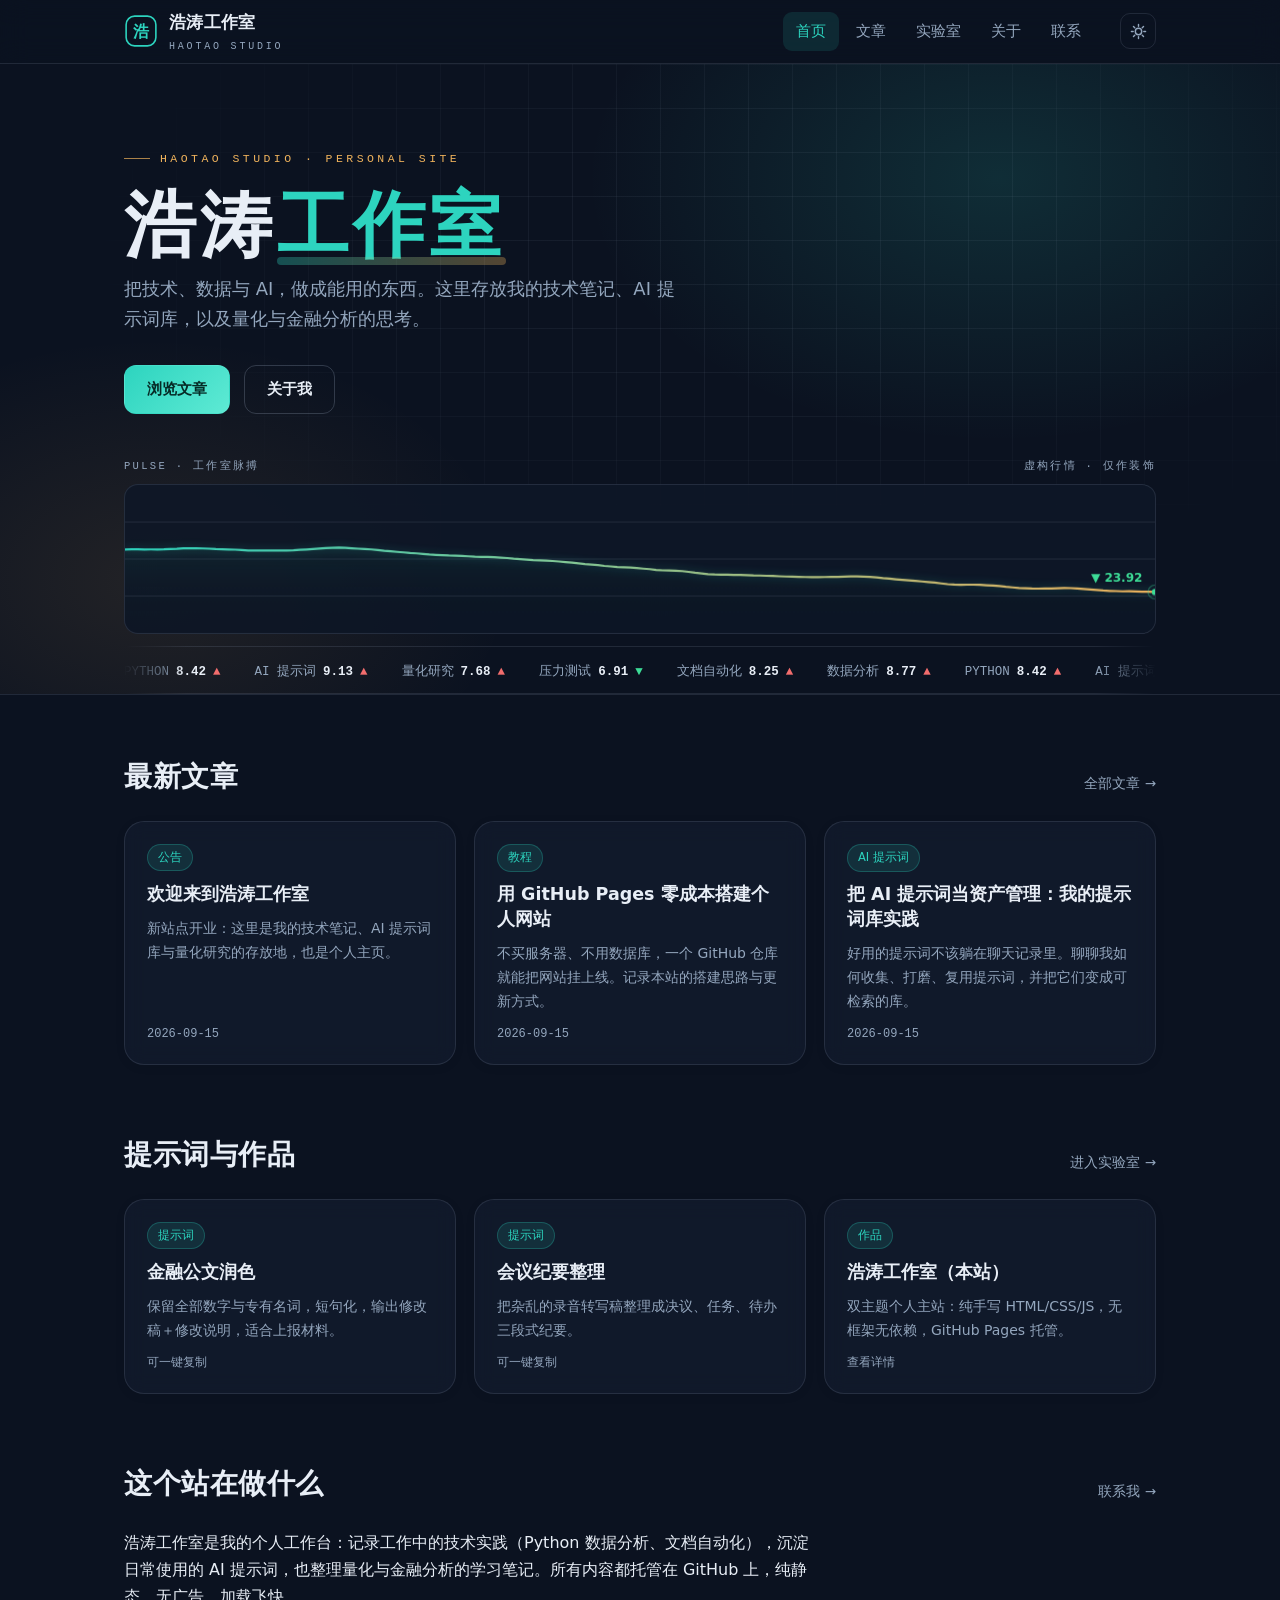
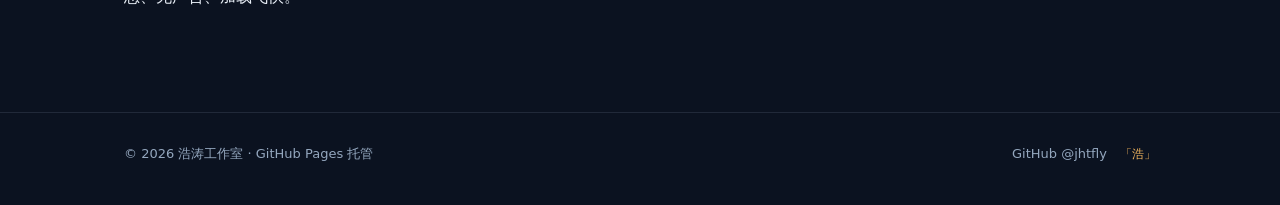
<file: index.html>
<!DOCTYPE html>
<html lang="zh-CN" data-theme="dark">
<head>
<meta charset="UTF-8">
<meta name="viewport" content="width=device-width, initial-scale=1.0, viewport-fit=cover">
<title>浩涛工作室 · 把技术、数据与 AI 做成能用的东西</title>
<meta name="description" content="浩涛工作室（蒋浩涛）的个人主站：技术笔记、AI 提示词库、量化与金融分析、文档自动化。">
<link rel="icon" type="image/svg+xml" href="favicon.svg">
<link rel="stylesheet" href="assets/css/style.css">
<script>(function(){try{var t=localStorage.getItem("ht-theme");if(t)document.documentElement.setAttribute("data-theme",t);}catch(e){}})();</script>
</head>
<body>

<nav class="nav">
  <div class="nav-inner">
    <a class="logo" href="index.html" aria-label="浩涛工作室 首页">
      <svg width="34" height="34" viewBox="0 0 64 64" aria-hidden="true"><rect x="4" y="4" width="56" height="56" rx="16" fill="none" stroke="var(--brand)" stroke-width="3"/><text x="32" y="43" font-family="'PingFang SC','Microsoft YaHei',sans-serif" font-size="30" font-weight="700" text-anchor="middle" fill="var(--brand)">浩</text></svg>
      <span>浩涛工作室<span class="en">HAOTAO STUDIO</span></span>
    </a>
    <div class="nav-links">
      <a href="index.html" class="active">首页</a>
      <a href="blog.html">文章</a>
      <a href="lab.html">实验室</a>
      <a href="about.html">关于</a>
      <a href="contact.html">联系</a>
    </div>
    <button class="theme-btn" aria-label="切换到亮色主题">
      <svg class="icon-sun" width="17" height="17" viewBox="0 0 24 24" fill="none" stroke="currentColor" stroke-width="2" stroke-linecap="round"><circle cx="12" cy="12" r="4.5"/><path d="M12 2v2.5M12 19.5V22M2 12h2.5M19.5 12H22M4.9 4.9l1.8 1.8M17.3 17.3l1.8 1.8M19.1 4.9l-1.8 1.8M6.7 17.3l-1.8 1.8"/></svg>
      <svg class="icon-moon" width="16" height="16" viewBox="0 0 24 24" fill="none" stroke="currentColor" stroke-width="2" stroke-linecap="round" stroke-linejoin="round"><path d="M21 12.8A9 9 0 1 1 11.2 3a7 7 0 0 0 9.8 9.8z"/></svg>
    </button>
    <button class="burger" aria-label="打开菜单" aria-expanded="false">
      <svg width="18" height="18" viewBox="0 0 24 24" fill="none" stroke="currentColor" stroke-width="2" stroke-linecap="round"><path d="M3 6h18M3 12h18M3 18h18"/></svg>
    </button>
  </div>
</nav>

<header class="hero">
  <div class="hero-grid" aria-hidden="true"></div>
  <div class="hero-inner">
    <span class="eyebrow">Haotao Studio · Personal Site</span>
    <h1>浩涛<em>工作室</em></h1>
    <p class="lead">把技术、数据与 AI，做成能用的东西。这里存放我的技术笔记、AI 提示词库，以及量化与金融分析的思考。</p>
    <div class="hero-cta">
      <a class="btn btn-primary" href="blog.html">浏览文章</a>
      <a class="btn btn-ghost" href="about.html">关于我</a>
    </div>
    <div class="ticker-wrap">
      <div class="ticker-label"><span>PULSE · 工作室脉搏</span><span>虚构行情 · 仅作装饰</span></div>
      <canvas id="pulseChart" aria-label="装饰性动态行情线" role="img"></canvas>
      <div class="ticker" aria-hidden="true"><div class="ticker-track" id="tickerTrack"></div></div>
    </div>
  </div>
</header>

<main>
  <section class="section reveal">
    <div class="wrap">
      <div class="section-head">
        <h2 class="h2">最新文章</h2>
        <a class="more" href="blog.html">全部文章 →</a>
      </div>
      <div class="grid-cards" id="latestPosts"></div>
      <div class="notice" id="latestPostsFallback" hidden>文章列表暂时没有加载出来——如果你是本地双击打开的，请先运行文件夹里的「启动本地预览.bat」，或直接访问线上站点。</div>
    </div>
  </section>

  <section class="section reveal">
    <div class="wrap">
      <div class="section-head">
        <h2 class="h2">提示词与作品</h2>
        <a class="more" href="lab.html">进入实验室 →</a>
      </div>
      <div class="grid-cards" id="labPreview"></div>
      <div class="notice" id="labPreviewFallback" hidden>内容列表暂时没有加载出来——请通过「启动本地预览.bat」或线上站点查看。</div>
    </div>
  </section>

  <section class="section reveal">
    <div class="wrap">
      <div class="section-head">
        <h2 class="h2">这个站在做什么</h2>
        <a class="more" href="contact.html">联系我 →</a>
      </div>
      <div class="prose">
        <p>浩涛工作室是我的个人工作台：记录工作中的技术实践（Python 数据分析、文档自动化），沉淀日常使用的 AI 提示词，也整理量化与金融分析的学习笔记。所有内容都托管在 GitHub 上，纯静态、无广告、加载飞快。</p>
      </div>
    </div>
  </section>
</main>

<footer>
  <div class="foot-inner">
    <div>© <span id="y">2026</span> 浩涛工作室 · GitHub Pages 托管</div>
    <div><a href="https://github.com/jhtfly" target="_blank" rel="noopener">GitHub @jhtfly</a>　<span class="foot-seal">「浩」</span></div>
  </div>
</footer>

<script src="assets/js/md.js"></script>
<script src="assets/js/site.js"></script>
<script src="assets/js/home.js"></script>
</body>
</html>
</file>
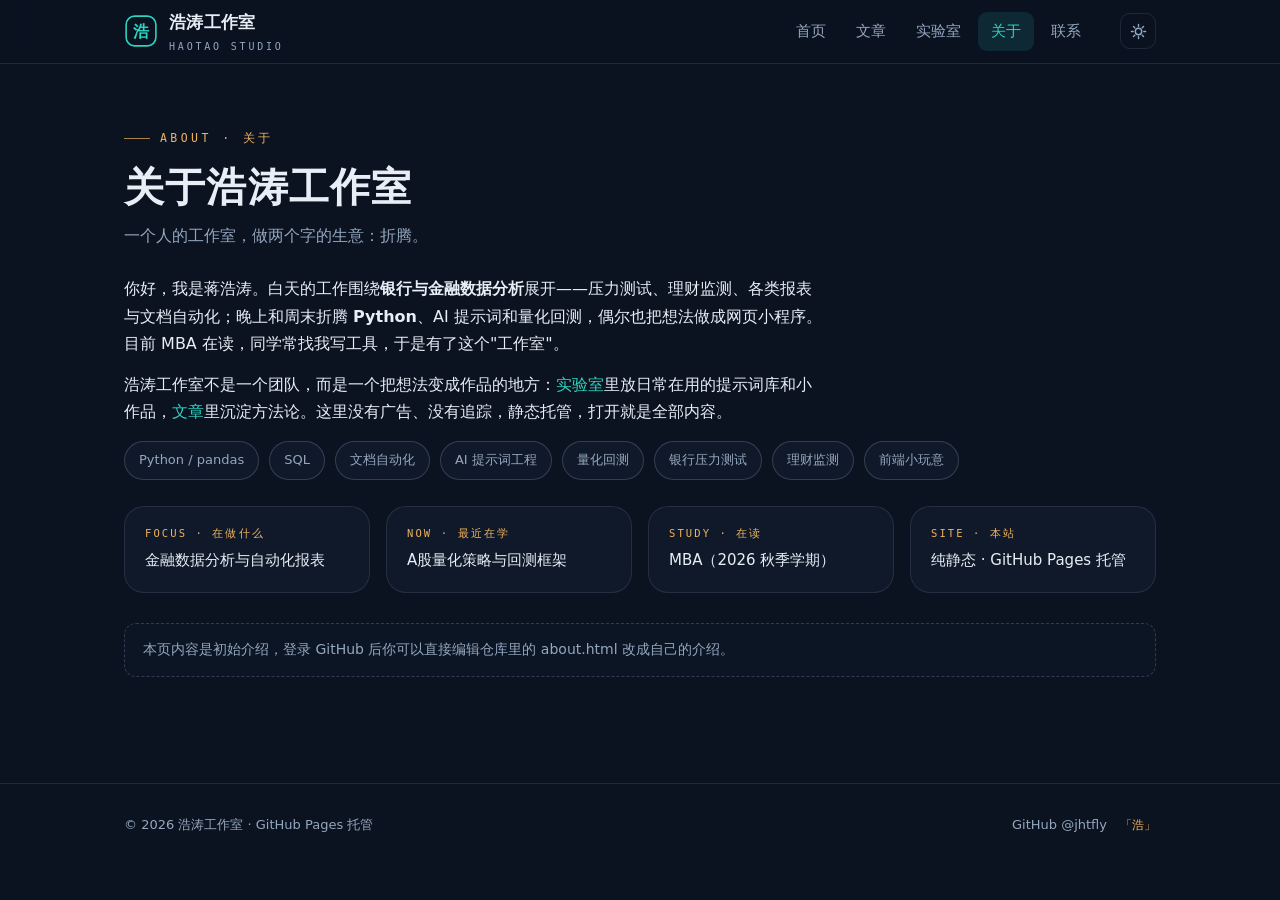
<file: about.html>
<!DOCTYPE html>
<html lang="zh-CN" data-theme="dark">
<head>
<meta charset="UTF-8">
<meta name="viewport" content="width=device-width, initial-scale=1.0, viewport-fit=cover">
<title>关于 · 浩涛工作室</title>
<meta name="description" content="关于浩涛工作室：蒋浩涛的个人工作台，关注 Python 数据分析、文档自动化、AI 提示词与量化研究。">
<link rel="icon" type="image/svg+xml" href="favicon.svg">
<link rel="stylesheet" href="assets/css/style.css">
<script>(function(){try{var t=localStorage.getItem("ht-theme");if(t)document.documentElement.setAttribute("data-theme",t);}catch(e){}})();</script>
</head>
<body>

<nav class="nav">
  <div class="nav-inner">
    <a class="logo" href="index.html" aria-label="浩涛工作室 首页">
      <svg width="34" height="34" viewBox="0 0 64 64" aria-hidden="true"><rect x="4" y="4" width="56" height="56" rx="16" fill="none" stroke="var(--brand)" stroke-width="3"/><text x="32" y="43" font-family="'PingFang SC','Microsoft YaHei',sans-serif" font-size="30" font-weight="700" text-anchor="middle" fill="var(--brand)">浩</text></svg>
      <span>浩涛工作室<span class="en">HAOTAO STUDIO</span></span>
    </a>
    <div class="nav-links">
      <a href="index.html">首页</a>
      <a href="blog.html">文章</a>
      <a href="lab.html">实验室</a>
      <a href="about.html" class="active">关于</a>
      <a href="contact.html">联系</a>
    </div>
    <button class="theme-btn" aria-label="切换到亮色主题">
      <svg class="icon-sun" width="17" height="17" viewBox="0 0 24 24" fill="none" stroke="currentColor" stroke-width="2" stroke-linecap="round"><circle cx="12" cy="12" r="4.5"/><path d="M12 2v2.5M12 19.5V22M2 12h2.5M19.5 12H22M4.9 4.9l1.8 1.8M17.3 17.3l1.8 1.8M19.1 4.9l-1.8 1.8M6.7 17.3l-1.8 1.8"/></svg>
      <svg class="icon-moon" width="16" height="16" viewBox="0 0 24 24" fill="none" stroke="currentColor" stroke-width="2" stroke-linecap="round" stroke-linejoin="round"><path d="M21 12.8A9 9 0 1 1 11.2 3a7 7 0 0 0 9.8 9.8z"/></svg>
    </button>
    <button class="burger" aria-label="打开菜单" aria-expanded="false">
      <svg width="18" height="18" viewBox="0 0 24 24" fill="none" stroke="currentColor" stroke-width="2" stroke-linecap="round"><path d="M3 6h18M3 12h18M3 18h18"/></svg>
    </button>
  </div>
</nav>

<main>
  <section class="section" style="padding-top:56px">
    <div class="wrap">
      <span class="eyebrow">About · 关于</span>
      <h1 class="page-title">关于浩涛工作室</h1>
      <p class="page-sub">一个人的工作室，做两个字的生意：折腾。</p>

      <div class="prose reveal" style="margin-top:26px">
        <p>你好，我是蒋浩涛。白天的工作围绕<b>银行与金融数据分析</b>展开——压力测试、理财监测、各类报表与文档自动化；晚上和周末折腾 <b>Python</b>、AI 提示词和量化回测，偶尔也把想法做成网页小程序。目前 MBA 在读，同学常找我写工具，于是有了这个"工作室"。</p>
        <p>浩涛工作室不是一个团队，而是一个把想法变成作品的地方：<a href="lab.html">实验室</a>里放日常在用的提示词库和小作品，<a href="blog.html">文章</a>里沉淀方法论。这里没有广告、没有追踪，静态托管，打开就是全部内容。</p>
      </div>

      <div class="chips reveal">
        <span class="chip">Python / pandas</span>
        <span class="chip">SQL</span>
        <span class="chip">文档自动化</span>
        <span class="chip">AI 提示词工程</span>
        <span class="chip">量化回测</span>
        <span class="chip">银行压力测试</span>
        <span class="chip">理财监测</span>
        <span class="chip">前端小玩意</span>
      </div>

      <div class="fact-grid reveal">
        <div class="fact"><div class="k">Focus · 在做什么</div><div class="v">金融数据分析与自动化报表</div></div>
        <div class="fact"><div class="k">Now · 最近在学</div><div class="v">A股量化策略与回测框架</div></div>
        <div class="fact"><div class="k">Study · 在读</div><div class="v">MBA（2026 秋季学期）</div></div>
        <div class="fact"><div class="k">Site · 本站</div><div class="v">纯静态 · GitHub Pages 托管</div></div>
      </div>

      <div class="notice reveal" style="margin-top:30px">本页内容是初始介绍，登录 GitHub 后你可以直接编辑仓库里的 about.html 改成自己的介绍。</div>
    </div>
  </section>
</main>

<footer>
  <div class="foot-inner">
    <div>© <span id="y">2026</span> 浩涛工作室 · GitHub Pages 托管</div>
    <div><a href="https://github.com/jhtfly" target="_blank" rel="noopener">GitHub @jhtfly</a>　<span class="foot-seal">「浩」</span></div>
  </div>
</footer>

<script src="assets/js/site.js"></script>
</body>
</html>
</file>
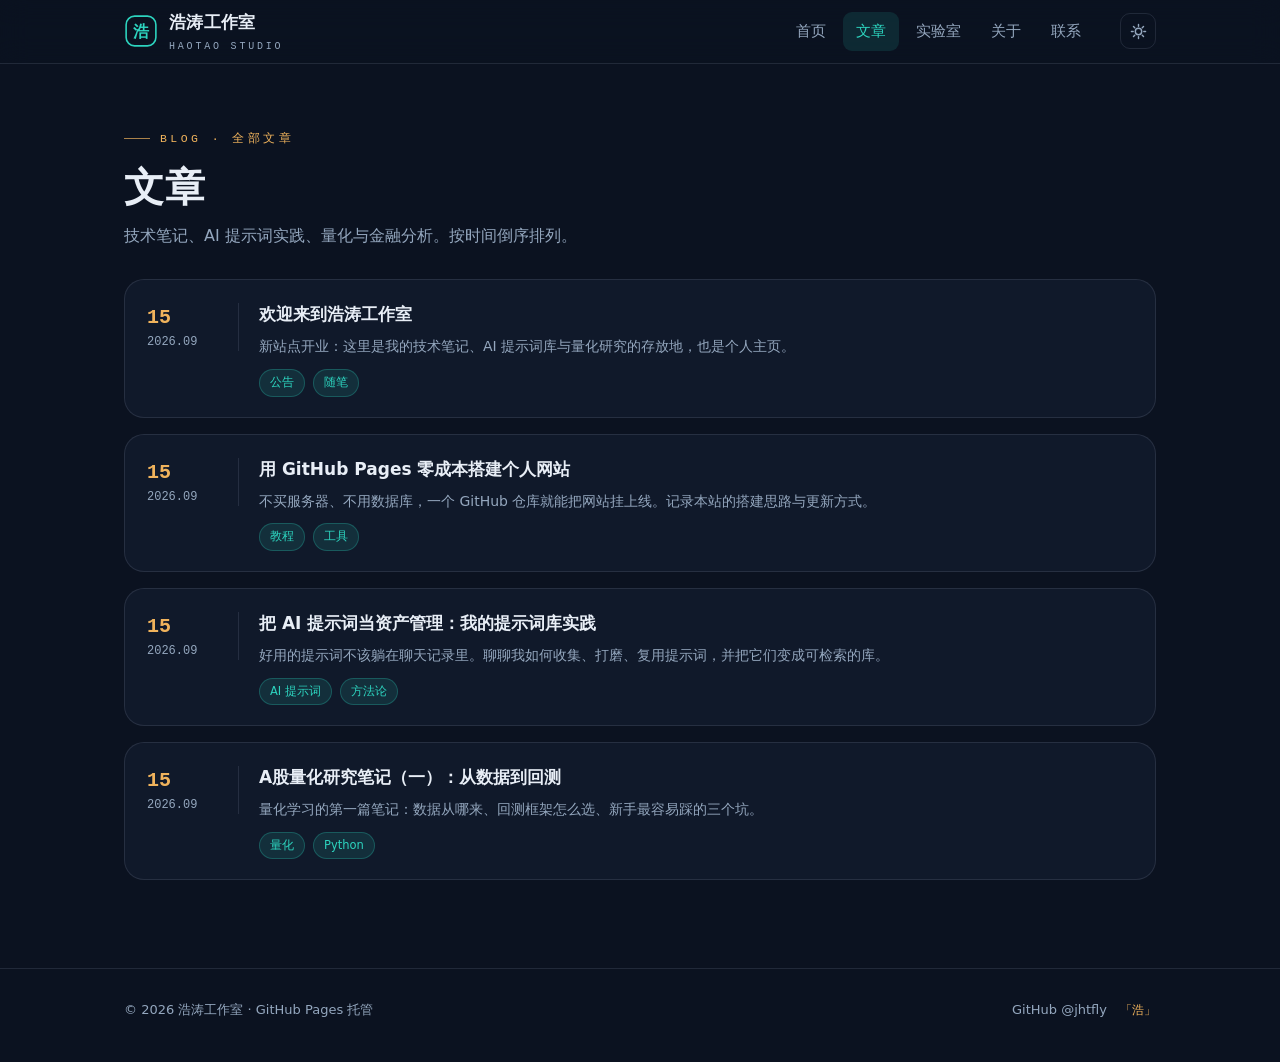
<file: blog.html>
<!DOCTYPE html>
<html lang="zh-CN" data-theme="dark">
<head>
<meta charset="UTF-8">
<meta name="viewport" content="width=device-width, initial-scale=1.0, viewport-fit=cover">
<title>文章 · 浩涛工作室</title>
<meta name="description" content="浩涛工作室的全部文章：技术笔记、AI 提示词、量化与金融分析。">
<link rel="icon" type="image/svg+xml" href="favicon.svg">
<link rel="stylesheet" href="assets/css/style.css">
<script>(function(){try{var t=localStorage.getItem("ht-theme");if(t)document.documentElement.setAttribute("data-theme",t);}catch(e){}})();</script>
</head>
<body>

<nav class="nav">
  <div class="nav-inner">
    <a class="logo" href="index.html" aria-label="浩涛工作室 首页">
      <svg width="34" height="34" viewBox="0 0 64 64" aria-hidden="true"><rect x="4" y="4" width="56" height="56" rx="16" fill="none" stroke="var(--brand)" stroke-width="3"/><text x="32" y="43" font-family="'PingFang SC','Microsoft YaHei',sans-serif" font-size="30" font-weight="700" text-anchor="middle" fill="var(--brand)">浩</text></svg>
      <span>浩涛工作室<span class="en">HAOTAO STUDIO</span></span>
    </a>
    <div class="nav-links">
      <a href="index.html">首页</a>
      <a href="blog.html" class="active">文章</a>
      <a href="lab.html">实验室</a>
      <a href="about.html">关于</a>
      <a href="contact.html">联系</a>
    </div>
    <button class="theme-btn" aria-label="切换到亮色主题">
      <svg class="icon-sun" width="17" height="17" viewBox="0 0 24 24" fill="none" stroke="currentColor" stroke-width="2" stroke-linecap="round"><circle cx="12" cy="12" r="4.5"/><path d="M12 2v2.5M12 19.5V22M2 12h2.5M19.5 12H22M4.9 4.9l1.8 1.8M17.3 17.3l1.8 1.8M19.1 4.9l-1.8 1.8M6.7 17.3l-1.8 1.8"/></svg>
      <svg class="icon-moon" width="16" height="16" viewBox="0 0 24 24" fill="none" stroke="currentColor" stroke-width="2" stroke-linecap="round" stroke-linejoin="round"><path d="M21 12.8A9 9 0 1 1 11.2 3a7 7 0 0 0 9.8 9.8z"/></svg>
    </button>
    <button class="burger" aria-label="打开菜单" aria-expanded="false">
      <svg width="18" height="18" viewBox="0 0 24 24" fill="none" stroke="currentColor" stroke-width="2" stroke-linecap="round"><path d="M3 6h18M3 12h18M3 18h18"/></svg>
    </button>
  </div>
</nav>

<main>
  <section class="section" style="padding-top:56px">
    <div class="wrap">
      <span class="eyebrow">Blog · 全部文章</span>
      <h1 class="page-title">文章</h1>
      <p class="page-sub">技术笔记、AI 提示词实践、量化与金融分析。按时间倒序排列。</p>
      <div class="post-list reveal" id="postList" style="margin-top:30px"></div>
      <div class="notice" id="postListFallback" hidden>文章列表暂时没有加载出来——本地直接双击打开时浏览器会拦截读取文件，请运行「启动本地预览.bat」后访问 http://localhost:8765/blog.html，或访问线上站点。</div>
    </div>
  </section>
</main>

<footer>
  <div class="foot-inner">
    <div>© <span id="y">2026</span> 浩涛工作室 · GitHub Pages 托管</div>
    <div><a href="https://github.com/jhtfly" target="_blank" rel="noopener">GitHub @jhtfly</a>　<span class="foot-seal">「浩」</span></div>
  </div>
</footer>

<script src="assets/js/site.js"></script>
<script src="assets/js/blog.js"></script>
</body>
</html>
</file>
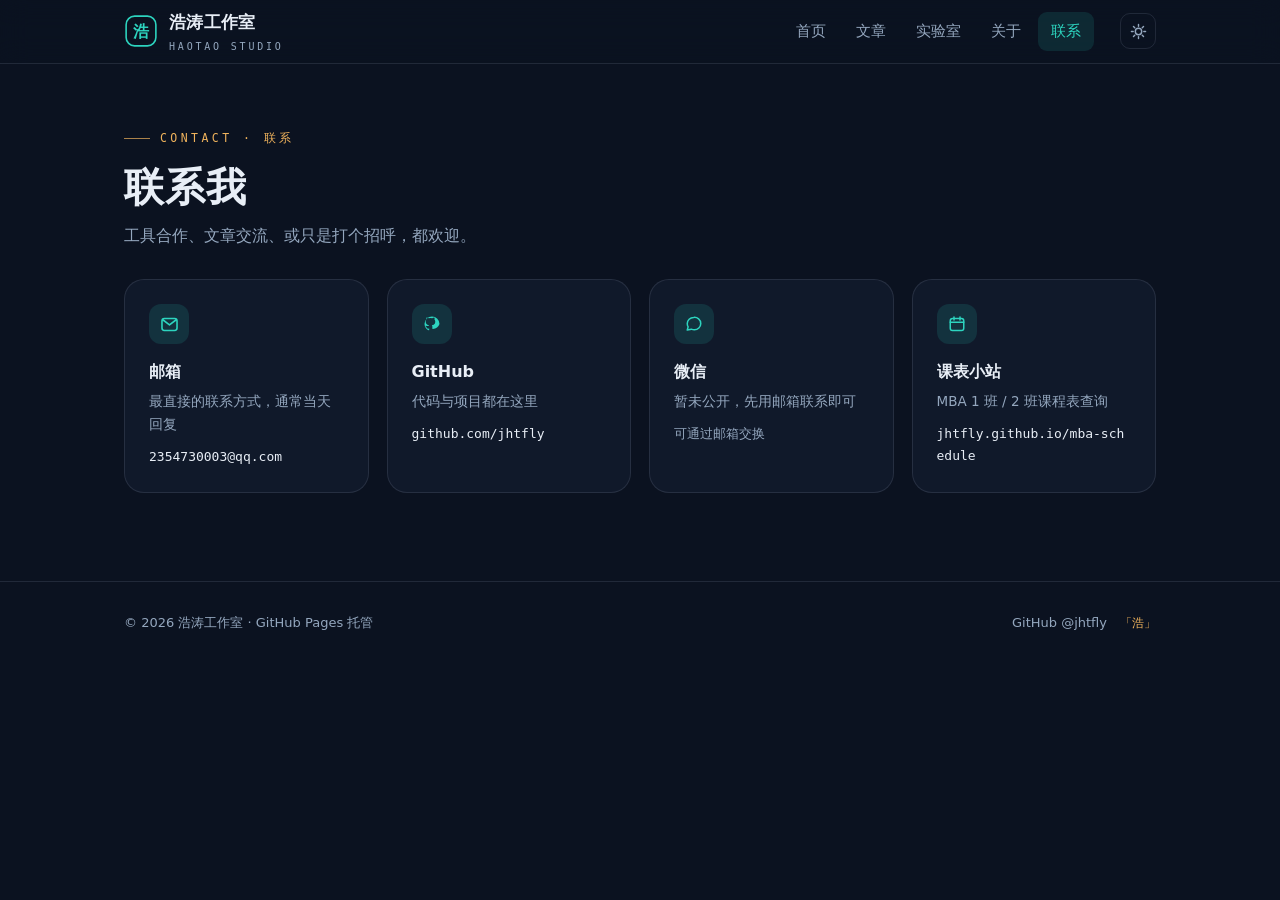
<file: contact.html>
<!DOCTYPE html>
<html lang="zh-CN" data-theme="dark">
<head>
<meta charset="UTF-8">
<meta name="viewport" content="width=device-width, initial-scale=1.0, viewport-fit=cover">
<title>联系 · 浩涛工作室</title>
<meta name="description" content="联系浩涛工作室：邮箱、GitHub、课表小站。">
<link rel="icon" type="image/svg+xml" href="favicon.svg">
<link rel="stylesheet" href="assets/css/style.css">
<script>(function(){try{var t=localStorage.getItem("ht-theme");if(t)document.documentElement.setAttribute("data-theme",t);}catch(e){}})();</script>
</head>
<body>

<nav class="nav">
  <div class="nav-inner">
    <a class="logo" href="index.html" aria-label="浩涛工作室 首页">
      <svg width="34" height="34" viewBox="0 0 64 64" aria-hidden="true"><rect x="4" y="4" width="56" height="56" rx="16" fill="none" stroke="var(--brand)" stroke-width="3"/><text x="32" y="43" font-family="'PingFang SC','Microsoft YaHei',sans-serif" font-size="30" font-weight="700" text-anchor="middle" fill="var(--brand)">浩</text></svg>
      <span>浩涛工作室<span class="en">HAOTAO STUDIO</span></span>
    </a>
    <div class="nav-links">
      <a href="index.html">首页</a>
      <a href="blog.html">文章</a>
      <a href="lab.html">实验室</a>
      <a href="about.html">关于</a>
      <a href="contact.html" class="active">联系</a>
    </div>
    <button class="theme-btn" aria-label="切换到亮色主题">
      <svg class="icon-sun" width="17" height="17" viewBox="0 0 24 24" fill="none" stroke="currentColor" stroke-width="2" stroke-linecap="round"><circle cx="12" cy="12" r="4.5"/><path d="M12 2v2.5M12 19.5V22M2 12h2.5M19.5 12H22M4.9 4.9l1.8 1.8M17.3 17.3l1.8 1.8M19.1 4.9l-1.8 1.8M6.7 17.3l-1.8 1.8"/></svg>
      <svg class="icon-moon" width="16" height="16" viewBox="0 0 24 24" fill="none" stroke="currentColor" stroke-width="2" stroke-linecap="round" stroke-linejoin="round"><path d="M21 12.8A9 9 0 1 1 11.2 3a7 7 0 0 0 9.8 9.8z"/></svg>
    </button>
    <button class="burger" aria-label="打开菜单" aria-expanded="false">
      <svg width="18" height="18" viewBox="0 0 24 24" fill="none" stroke="currentColor" stroke-width="2" stroke-linecap="round"><path d="M3 6h18M3 12h18M3 18h18"/></svg>
    </button>
  </div>
</nav>

<main>
  <section class="section" style="padding-top:56px">
    <div class="wrap">
      <span class="eyebrow">Contact · 联系</span>
      <h1 class="page-title">联系我</h1>
      <p class="page-sub">工具合作、文章交流、或只是打个招呼，都欢迎。</p>

      <div class="contact-grid reveal">
        <a class="contact-card" href="mailto:2354730003@qq.com">
          <div class="ico"><svg width="19" height="19" viewBox="0 0 24 24" fill="none" stroke="currentColor" stroke-width="2" stroke-linecap="round" stroke-linejoin="round"><rect x="2.5" y="4.5" width="19" height="15" rx="3"/><path d="m3.5 6 8.5 6.5L20.5 6"/></svg></div>
          <h3>邮箱</h3>
          <p>最直接的联系方式，通常当天回复</p>
          <div class="val">2354730003@qq.com</div>
        </a>
        <a class="contact-card" href="https://github.com/jhtfly" target="_blank" rel="noopener">
          <div class="ico"><svg width="18" height="18" viewBox="0 0 24 24" fill="currentColor"><path d="M12 2A10 10 0 0 0 2 12c0 4.42 2.87 7.39 5.5 8.45.55.1.75-.24.75-.5v-1.8c-2.78.6-3.37-1.34-3.37-1.34-.45-1.16-1.1-1.47-1.1-1.47-.9-.62.07-1.13.9-.7.05.03 1.13.55 2.95-.35.1-.32.28-.6.5-.82-2.23-.25-4.55-1.11-4.55-4.94 0-1.1.39-1.99 1.03-2.69-.1-.25-.45-1.27.1-2.64 0 0 .84-.27 2.75 1.02a9.56 9.56 0 0 1 5 0c1.91-1.29 2.75-1.02 2.75-1.02.55 1.37.2 2.39.1 2.64.64.7 1.03 1.6 1.03 2.69 0 3.84-2.34 4.68-4.57 4.93.36.31.68.92.68 1.85v2.75c0 .27.2.58.76.5A10.01 10.01 0 0 0 22 12 10 10 0 0 0 12 2z"/></svg></div>
          <h3>GitHub</h3>
          <p>代码与项目都在这里</p>
          <div class="val">github.com/jhtfly</div>
        </a>
        <div class="contact-card">
          <div class="ico"><svg width="18" height="18" viewBox="0 0 24 24" fill="none" stroke="currentColor" stroke-width="2" stroke-linecap="round" stroke-linejoin="round"><path d="M21 11.5a8.4 8.4 0 0 1-8.5 8.3c-1.4 0-2.8-.3-4-.9L3 20l1.2-4.2a8 8 0 0 1-1.2-4.3A8.4 8.4 0 0 1 11.5 3.2 8.4 8.4 0 0 1 21 11.5z"/></svg></div>
          <h3>微信</h3>
          <p>暂未公开，先用邮箱联系即可</p>
          <div class="val" style="color:var(--ink2)">可通过邮箱交换</div>
        </div>
        <a class="contact-card" href="https://jhtfly.github.io/mba-schedule/" target="_blank" rel="noopener">
          <div class="ico"><svg width="18" height="18" viewBox="0 0 24 24" fill="none" stroke="currentColor" stroke-width="2" stroke-linecap="round"><rect x="3" y="4.5" width="18" height="16" rx="3"/><path d="M3 9.5h18M8 2.5v4M16 2.5v4"/></svg></div>
          <h3>课表小站</h3>
          <p>MBA 1 班 / 2 班课程表查询</p>
          <div class="val">jhtfly.github.io/mba-schedule</div>
        </a>
      </div>
    </div>
  </section>
</main>

<footer>
  <div class="foot-inner">
    <div>© <span id="y">2026</span> 浩涛工作室 · GitHub Pages 托管</div>
    <div><a href="https://github.com/jhtfly" target="_blank" rel="noopener">GitHub @jhtfly</a>　<span class="foot-seal">「浩」</span></div>
  </div>
</footer>

<script src="assets/js/site.js"></script>
</body>
</html>
</file>
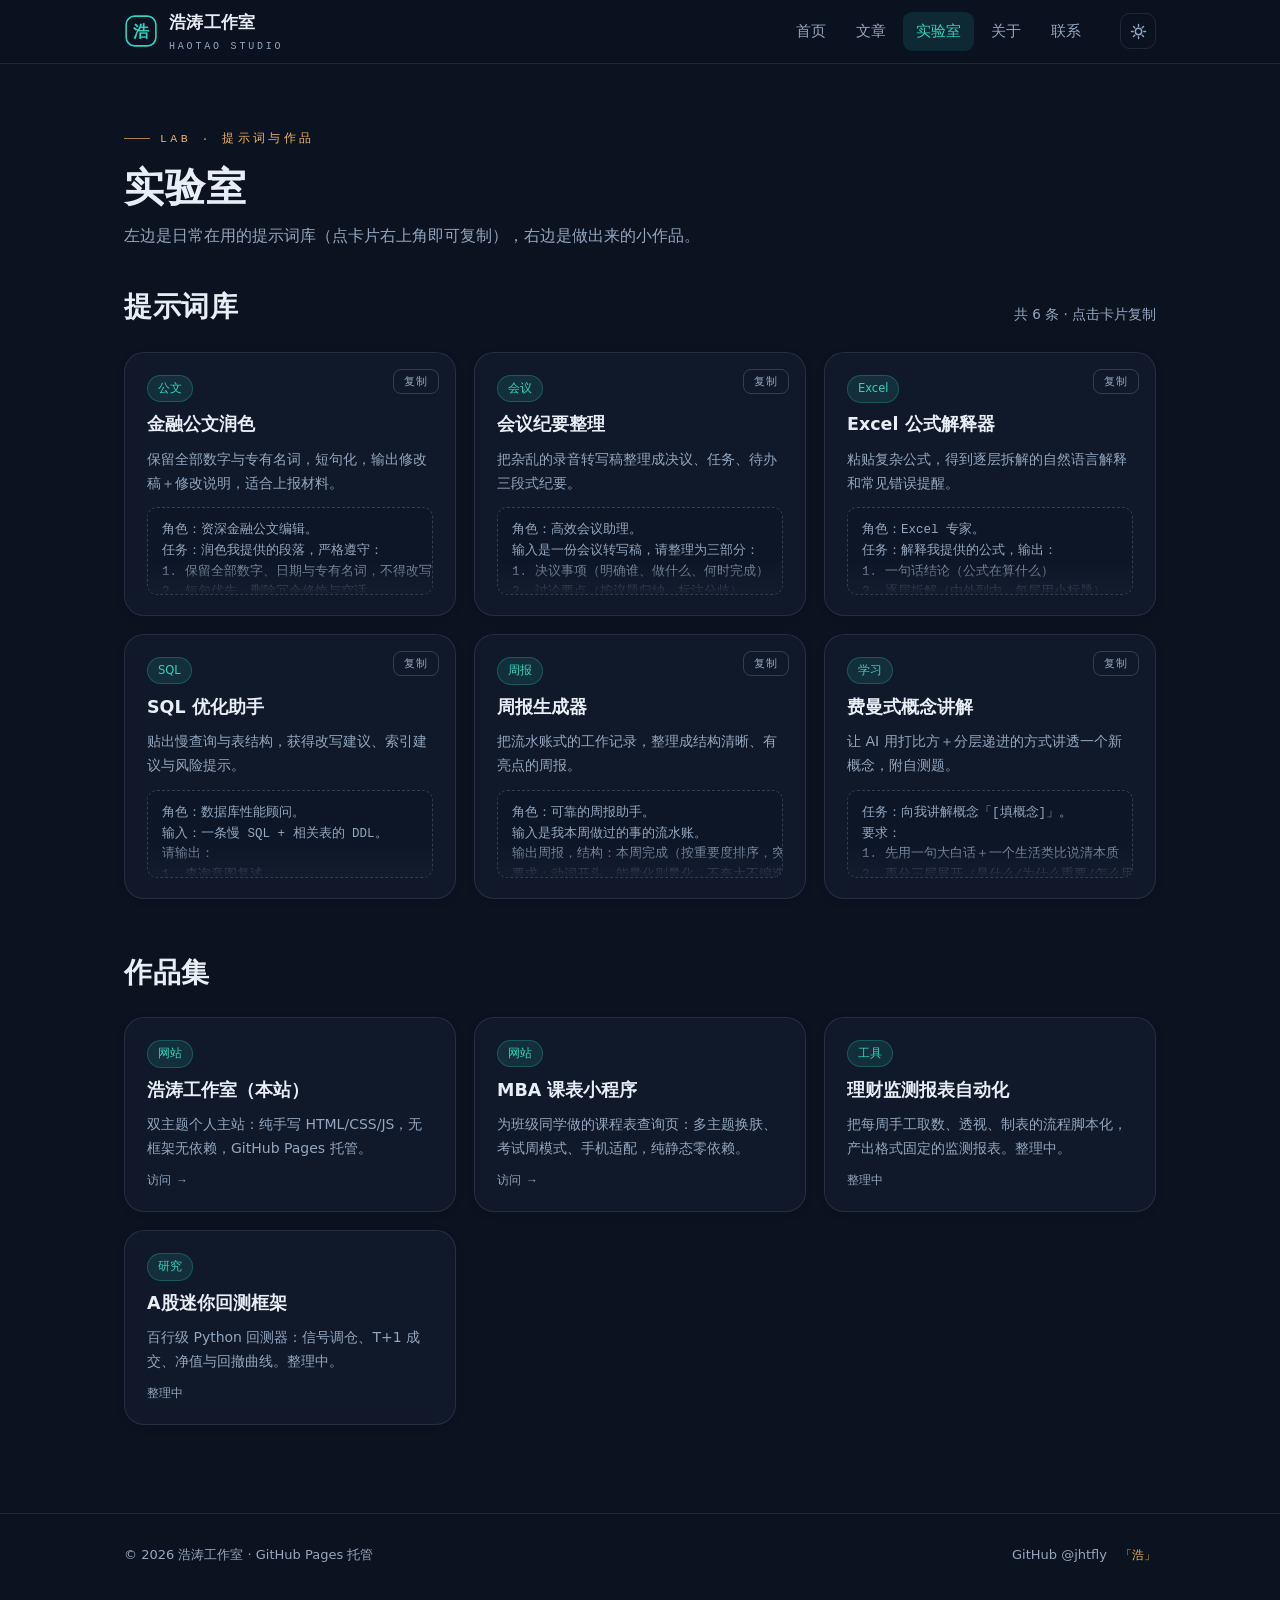
<file: lab.html>
<!DOCTYPE html>
<html lang="zh-CN" data-theme="dark">
<head>
<meta charset="UTF-8">
<meta name="viewport" content="width=device-width, initial-scale=1.0, viewport-fit=cover">
<title>实验室 · 提示词库与作品 · 浩涛工作室</title>
<meta name="description" content="浩涛工作室的实验室：日常使用的高质量 AI 提示词库，与个人小作品集。">
<link rel="icon" type="image/svg+xml" href="favicon.svg">
<link rel="stylesheet" href="assets/css/style.css">
<script>(function(){try{var t=localStorage.getItem("ht-theme");if(t)document.documentElement.setAttribute("data-theme",t);}catch(e){}})();</script>
</head>
<body>

<nav class="nav">
  <div class="nav-inner">
    <a class="logo" href="index.html" aria-label="浩涛工作室 首页">
      <svg width="34" height="34" viewBox="0 0 64 64" aria-hidden="true"><rect x="4" y="4" width="56" height="56" rx="16" fill="none" stroke="var(--brand)" stroke-width="3"/><text x="32" y="43" font-family="'PingFang SC','Microsoft YaHei',sans-serif" font-size="30" font-weight="700" text-anchor="middle" fill="var(--brand)">浩</text></svg>
      <span>浩涛工作室<span class="en">HAOTAO STUDIO</span></span>
    </a>
    <div class="nav-links">
      <a href="index.html">首页</a>
      <a href="blog.html">文章</a>
      <a href="lab.html" class="active">实验室</a>
      <a href="about.html">关于</a>
      <a href="contact.html">联系</a>
    </div>
    <button class="theme-btn" aria-label="切换到亮色主题">
      <svg class="icon-sun" width="17" height="17" viewBox="0 0 24 24" fill="none" stroke="currentColor" stroke-width="2" stroke-linecap="round"><circle cx="12" cy="12" r="4.5"/><path d="M12 2v2.5M12 19.5V22M2 12h2.5M19.5 12H22M4.9 4.9l1.8 1.8M17.3 17.3l1.8 1.8M19.1 4.9l-1.8 1.8M6.7 17.3l-1.8 1.8"/></svg>
      <svg class="icon-moon" width="16" height="16" viewBox="0 0 24 24" fill="none" stroke="currentColor" stroke-width="2" stroke-linecap="round" stroke-linejoin="round"><path d="M21 12.8A9 9 0 1 1 11.2 3a7 7 0 0 0 9.8 9.8z"/></svg>
    </button>
    <button class="burger" aria-label="打开菜单" aria-expanded="false">
      <svg width="18" height="18" viewBox="0 0 24 24" fill="none" stroke="currentColor" stroke-width="2" stroke-linecap="round"><path d="M3 6h18M3 12h18M3 18h18"/></svg>
    </button>
  </div>
</nav>

<main>
  <section class="section" style="padding-top:56px">
    <div class="wrap">
      <span class="eyebrow">Lab · 提示词与作品</span>
      <h1 class="page-title">实验室</h1>
      <p class="page-sub">左边是日常在用的提示词库（点卡片右上角即可复制），右边是做出来的小作品。</p>

      <div class="section-head" style="margin-top:40px">
        <h2 class="h2">提示词库</h2>
        <span class="more" id="promptCount"></span>
      </div>
      <div class="grid-cards reveal" id="promptGrid"></div>

      <div class="section-head" style="margin-top:56px">
        <h2 class="h2">作品集</h2>
      </div>
      <div class="grid-cards reveal" id="workGrid"></div>

      <div class="notice" id="labFallback" hidden>内容暂时没有加载出来——本地直接双击打开时浏览器会拦截读取文件，请运行「启动本地预览.bat」后访问 http://localhost:8765/lab.html，或访问线上站点。</div>
    </div>
  </section>
</main>

<footer>
  <div class="foot-inner">
    <div>© <span id="y">2026</span> 浩涛工作室 · GitHub Pages 托管</div>
    <div><a href="https://github.com/jhtfly" target="_blank" rel="noopener">GitHub @jhtfly</a>　<span class="foot-seal">「浩」</span></div>
  </div>
</footer>

<script src="assets/js/site.js"></script>
<script src="assets/js/lab.js"></script>
</body>
</html>
</file>
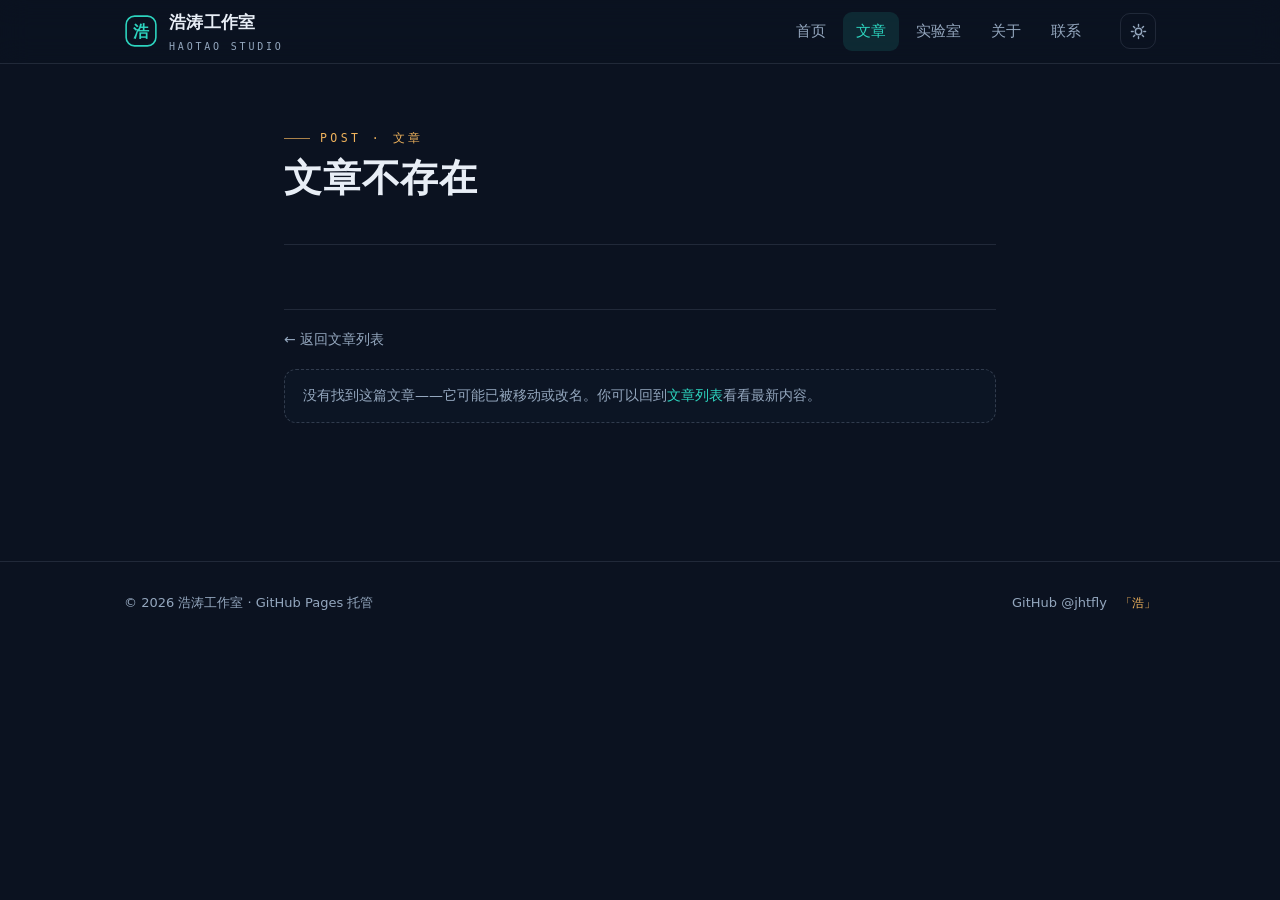
<file: post.html>
<!DOCTYPE html>
<html lang="zh-CN" data-theme="dark">
<head>
<meta charset="UTF-8">
<meta name="viewport" content="width=device-width, initial-scale=1.0, viewport-fit=cover">
<title>阅读文章 · 浩涛工作室</title>
<meta name="description" content="浩涛工作室文章阅读页。">
<link rel="icon" type="image/svg+xml" href="favicon.svg">
<link rel="stylesheet" href="assets/css/style.css">
<script>(function(){try{var t=localStorage.getItem("ht-theme");if(t)document.documentElement.setAttribute("data-theme",t);}catch(e){}})();</script>
</head>
<body>

<nav class="nav">
  <div class="nav-inner">
    <a class="logo" href="index.html" aria-label="浩涛工作室 首页">
      <svg width="34" height="34" viewBox="0 0 64 64" aria-hidden="true"><rect x="4" y="4" width="56" height="56" rx="16" fill="none" stroke="var(--brand)" stroke-width="3"/><text x="32" y="43" font-family="'PingFang SC','Microsoft YaHei',sans-serif" font-size="30" font-weight="700" text-anchor="middle" fill="var(--brand)">浩</text></svg>
      <span>浩涛工作室<span class="en">HAOTAO STUDIO</span></span>
    </a>
    <div class="nav-links">
      <a href="index.html">首页</a>
      <a href="blog.html" class="active">文章</a>
      <a href="lab.html">实验室</a>
      <a href="about.html">关于</a>
      <a href="contact.html">联系</a>
    </div>
    <button class="theme-btn" aria-label="切换到亮色主题">
      <svg class="icon-sun" width="17" height="17" viewBox="0 0 24 24" fill="none" stroke="currentColor" stroke-width="2" stroke-linecap="round"><circle cx="12" cy="12" r="4.5"/><path d="M12 2v2.5M12 19.5V22M2 12h2.5M19.5 12H22M4.9 4.9l1.8 1.8M17.3 17.3l1.8 1.8M19.1 4.9l-1.8 1.8M6.7 17.3l-1.8 1.8"/></svg>
      <svg class="icon-moon" width="16" height="16" viewBox="0 0 24 24" fill="none" stroke="currentColor" stroke-width="2" stroke-linecap="round" stroke-linejoin="round"><path d="M21 12.8A9 9 0 1 1 11.2 3a7 7 0 0 0 9.8 9.8z"/></svg>
    </button>
    <button class="burger" aria-label="打开菜单" aria-expanded="false">
      <svg width="18" height="18" viewBox="0 0 24 24" fill="none" stroke="currentColor" stroke-width="2" stroke-linecap="round"><path d="M3 6h18M3 12h18M3 18h18"/></svg>
    </button>
  </div>
</nav>

<main>
  <article class="article">
    <span class="eyebrow" id="crumb">Post · 文章</span>
    <span class="date" id="postDate"></span>
    <h1 id="postTitle">正在加载…</h1>
    <div class="tags" id="postTags"></div>
    <div class="md" id="postBody"></div>
    <div class="read-foot" id="readFoot" hidden>
      <a href="blog.html">← 返回文章列表</a>
      <a href="#" id="nextLink"></a>
    </div>
    <div class="notice" id="postFallback" hidden>没有找到这篇文章——它可能已被移动或改名。你可以回到<a href="blog.html">文章列表</a>看看最新内容。</div>
  </article>
</main>

<footer>
  <div class="foot-inner">
    <div>© <span id="y">2026</span> 浩涛工作室 · GitHub Pages 托管</div>
    <div><a href="https://github.com/jhtfly" target="_blank" rel="noopener">GitHub @jhtfly</a>　<span class="foot-seal">「浩」</span></div>
  </div>
</footer>

<script src="assets/js/md.js"></script>
<script src="assets/js/site.js"></script>
<script src="assets/js/post.js"></script>
</body>
</html>
</file>
<file: assets/css/style.css>
/* ============================================================
   浩涛工作室 · 全站样式
   双主题：dark（默认）/ light，由 html[data-theme] 切换
   ============================================================ */

:root{
  --radius:14px;
  --radius-lg:20px;
  --maxw:1080px;
  --nav-h:64px;
  --font:system-ui,-apple-system,"PingFang SC","Microsoft YaHei","Segoe UI",sans-serif;
  --mono:ui-monospace,"Cascadia Mono",Consolas,"SF Mono",monospace;
}

/* ---------- 暗色主题（默认） ---------- */
html[data-theme="dark"]{
  --bg:#0b1220;
  --bg-soft:#0e1727;
  --card:rgba(19,28,46,.78);
  --card-solid:#131c2e;
  --ink:#e8eef6;
  --ink2:#94a7be;
  --line:rgba(148,163,184,.16);
  --line-strong:rgba(148,163,184,.28);
  --brand:#2dd4bf;
  --brand2:#5eead4;
  --brand-ink:#062b26;
  --gold:#f0b35c;
  --up:#f26d6d;   /* A股语义：涨为红 */
  --down:#3ddc97; /* A股语义：跌为绿 */
  --hero-glow-1:rgba(45,212,191,.14);
  --hero-glow-2:rgba(240,179,92,.10);
  --shadow:0 12px 40px rgba(2,8,20,.5);
  --seal:#e05252;
}
/* ---------- 亮色主题 ---------- */
html[data-theme="light"]{
  --bg:#f6f7f9;
  --bg-soft:#eef0f3;
  --card:#ffffff;
  --card-solid:#ffffff;
  --ink:#18202b;
  --ink2:#5d6b7e;
  --line:rgba(23,32,43,.10);
  --line-strong:rgba(23,32,43,.20);
  --brand:#0e7c6e;
  --brand2:#14a08d;
  --brand-ink:#ffffff;
  --gold:#b26a1b;
  --up:#c93b3b;
  --down:#1b8a5a;
  --hero-glow-1:rgba(20,160,141,.12);
  --hero-glow-2:rgba(178,106,27,.10);
  --shadow:0 12px 32px rgba(23,32,43,.10);
  --seal:#c93b3b;
}

*{box-sizing:border-box;margin:0;padding:0}
html{scroll-behavior:smooth}
body{
  font-family:var(--font);
  background:var(--bg);
  color:var(--ink);
  font-size:16px;
  line-height:1.7;
  min-height:100vh;
  -webkit-font-smoothing:antialiased;
  transition:background-color .35s ease,color .35s ease;
}
::selection{background:var(--brand);color:var(--brand-ink)}
a{color:var(--brand);text-decoration:none}
a:hover{color:var(--brand2)}
img{max-width:100%}
:focus-visible{outline:2px solid var(--brand);outline-offset:2px;border-radius:4px}

@media (prefers-reduced-motion: reduce){
  *,*::before,*::after{animation-duration:.01ms !important;animation-iteration-count:1 !important;transition-duration:.01ms !important}
  html{scroll-behavior:auto}
}

/* 滚动条 */
::-webkit-scrollbar{width:10px;height:10px}
::-webkit-scrollbar-track{background:transparent}
::-webkit-scrollbar-thumb{background:var(--line-strong);border-radius:8px}

/* ============================================================
   导航
   ============================================================ */
.nav{
  position:sticky;top:0;z-index:50;
  height:var(--nav-h);
  display:flex;align-items:center;
  background:color-mix(in srgb,var(--bg) 78%,transparent);
  backdrop-filter:blur(14px);
  -webkit-backdrop-filter:blur(14px);
  border-bottom:1px solid var(--line);
}
.nav-inner{
  width:100%;max-width:var(--maxw);margin:0 auto;padding:0 24px;
  display:flex;align-items:center;gap:20px;
}
.logo{display:flex;align-items:center;gap:11px;color:var(--ink);font-weight:700;font-size:17px;letter-spacing:.02em}
.logo:hover{color:var(--ink)}
.logo svg{display:block}
.logo .en{display:block;font-family:var(--mono);font-size:10px;font-weight:400;letter-spacing:.28em;color:var(--ink2);margin-top:1px}
.nav-links{display:flex;gap:4px;margin-left:auto;align-items:center}
.nav-links a{
  color:var(--ink2);font-size:14.5px;padding:7px 13px;border-radius:9px;
  transition:color .2s,background-color .2s;
}
.nav-links a:hover{color:var(--ink);background:var(--line)}
.nav-links a.active{color:var(--brand);background:color-mix(in srgb,var(--brand) 12%,transparent)}
.theme-btn{
  margin-left:6px;width:36px;height:36px;border-radius:10px;cursor:pointer;
  border:1px solid var(--line);background:transparent;color:var(--ink2);
  display:inline-flex;align-items:center;justify-content:center;
  transition:color .2s,border-color .2s,transform .3s;
}
.theme-btn:hover{color:var(--gold);border-color:var(--line-strong);transform:rotate(-12deg)}
.burger{display:none;margin-left:8px;width:38px;height:38px;border:1px solid var(--line);border-radius:10px;background:none;color:var(--ink);cursor:pointer;align-items:center;justify-content:center}
/* 主题按钮图标：暗色时显示太阳（点击转亮），亮色时显示月亮（点击转暗） */
html[data-theme="dark"] .icon-moon{display:none}
html[data-theme="light"] .icon-sun{display:none}

/* 移动端导航 */
@media (max-width:760px){
  .nav-links{
    display:none;position:absolute;top:var(--nav-h);left:0;right:0;
    flex-direction:column;align-items:stretch;gap:2px;
    background:var(--card-solid);border-bottom:1px solid var(--line);
    padding:10px 18px 14px;box-shadow:var(--shadow);
  }
  .nav-links.open{display:flex}
  .nav-links a{padding:11px 14px;font-size:15px}
  .theme-btn{margin-left:auto}
  .burger{display:inline-flex;margin-left:8px}
}

/* ============================================================
   版式基元
   ============================================================ */
.wrap{max-width:var(--maxw);margin:0 auto;padding:0 24px}
.eyebrow{
  font-family:var(--mono);font-size:11.5px;letter-spacing:.3em;text-transform:uppercase;
  color:var(--gold);display:inline-flex;align-items:center;gap:10px;
}
.eyebrow::before{content:"";width:26px;height:1px;background:currentColor;opacity:.7}
.h2{font-size:clamp(22px,3vw,28px);font-weight:700;letter-spacing:.02em;line-height:1.3}
.section-head{display:flex;align-items:flex-end;justify-content:space-between;gap:16px;margin-bottom:26px;flex-wrap:wrap}
.section-head .more{font-size:13.5px;color:var(--ink2);white-space:nowrap}
.section-head .more:hover{color:var(--brand)}
.page-title{font-size:clamp(28px,5vw,40px);font-weight:800;letter-spacing:.03em;line-height:1.25;margin:14px 0 10px}
.page-sub{color:var(--ink2);max-width:640px}

/* ============================================================
   Hero（首页）
   ============================================================ */
.hero{position:relative;overflow:hidden;border-bottom:1px solid var(--line)}
.hero::before{
  content:"";position:absolute;inset:0;pointer-events:none;
  background:
    radial-gradient(46% 60% at 78% 18%,var(--hero-glow-1),transparent 70%),
    radial-gradient(40% 55% at 12% 82%,var(--hero-glow-2),transparent 70%);
}
.hero-grid{
  position:absolute;inset:0;pointer-events:none;opacity:.5;
  background-image:linear-gradient(var(--line) 1px,transparent 1px),linear-gradient(90deg,var(--line) 1px,transparent 1px);
  background-size:44px 44px;
  -webkit-mask-image:radial-gradient(70% 72% at 60% 30%,#000 30%,transparent 78%);
  mask-image:radial-gradient(70% 72% at 60% 30%,#000 30%,transparent 78%);
}
.hero-inner{position:relative;max-width:var(--maxw);margin:0 auto;padding:76px 24px 0}
.hero .eyebrow{animation:rise .7s .05s both}
.hero h1{
  font-size:clamp(38px,7.4vw,72px);font-weight:800;letter-spacing:.06em;line-height:1.16;
  margin:16px 0 6px;animation:rise .7s .15s both;
}
.hero h1 em{font-style:normal;color:var(--brand);position:relative;white-space:nowrap}
.hero h1 em::after{
  content:"";position:absolute;left:0;right:0;bottom:2px;height:8px;border-radius:4px;
  background:linear-gradient(90deg,var(--brand),var(--gold));opacity:.32;
}
.hero .lead{font-size:clamp(15px,2vw,18px);color:var(--ink2);max-width:560px;animation:rise .7s .25s both}
.hero-cta{display:flex;gap:14px;margin-top:30px;animation:rise .7s .35s both;flex-wrap:wrap}
.btn{
  display:inline-flex;align-items:center;gap:8px;
  padding:11px 22px;border-radius:12px;font-size:15px;font-weight:600;cursor:pointer;
  border:1px solid transparent;transition:transform .18s,box-shadow .18s,background-color .2s,color .2s,border-color .2s;
}
.btn:hover{transform:translateY(-2px)}
.btn-primary{background:linear-gradient(135deg,var(--brand),var(--brand2));color:var(--brand-ink)}
.btn-primary:hover{box-shadow:0 8px 24px color-mix(in srgb,var(--brand) 35%,transparent)}
.btn-ghost{border-color:var(--line-strong);color:var(--ink);background:transparent}
.btn-ghost:hover{border-color:var(--brand);color:var(--brand)}

/* 行情线（签名元素） */
.ticker-wrap{position:relative;margin-top:44px;animation:rise .8s .45s both}
.ticker-label{
  font-family:var(--mono);font-size:10.5px;letter-spacing:.22em;color:var(--ink2);
  display:flex;justify-content:space-between;margin-bottom:8px;
}
#pulseChart{display:block;width:100%;height:150px;border-radius:var(--radius);border:1px solid var(--line);background:color-mix(in srgb,var(--bg-soft) 88%,transparent)}
.ticker{
  margin-top:12px;overflow:hidden;white-space:nowrap;border-block:1px solid var(--line);
  padding:9px 0;
  -webkit-mask-image:linear-gradient(90deg,transparent,#000 6%,#000 94%,transparent);
  mask-image:linear-gradient(90deg,transparent,#000 6%,#000 94%,transparent);
}
.ticker-track{display:inline-flex;gap:34px;animation:drift 26s linear infinite}
.tick{font-family:var(--mono);font-size:12.5px;color:var(--ink2);display:inline-flex;gap:7px;align-items:baseline}
.tick b{color:var(--ink);font-weight:600}
.tick .v{font-weight:700}
.tick .u{color:var(--up)} .tick .d{color:var(--down)}
@keyframes drift{from{transform:translateX(0)}to{transform:translateX(-50%)}}
@keyframes rise{from{opacity:0;transform:translateY(16px)}to{opacity:1;transform:none}}
@media (max-width:760px){.hero-inner{padding-top:52px}#pulseChart{height:110px}}

/* ============================================================
   区块与卡片
   ============================================================ */
.section{padding:64px 0 8px}
.grid-cards{display:grid;gap:18px;grid-template-columns:repeat(auto-fill,minmax(280px,1fr))}
.card{
  position:relative;display:flex;flex-direction:column;gap:10px;
  background:var(--card);border:1px solid var(--line);border-radius:var(--radius-lg);
  padding:22px 22px 20px;color:var(--ink);
  box-shadow:0 2px 10px rgba(2,8,20,.08);
  transition:transform .22s ease,box-shadow .22s ease,border-color .22s;
}
html[data-theme="dark"] .card{backdrop-filter:blur(10px);-webkit-backdrop-filter:blur(10px)}
.card:hover{transform:translateY(-4px);box-shadow:var(--shadow);border-color:color-mix(in srgb,var(--brand) 40%,var(--line))}
.card h3{font-size:17.5px;font-weight:700;line-height:1.45}
.card p{font-size:14px;color:var(--ink2);flex:1}
.card .meta{display:flex;gap:10px;align-items:center;font-family:var(--mono);font-size:12px;color:var(--ink2)}
.card .arrow{position:absolute;top:18px;right:18px;color:var(--brand);opacity:0;transform:translateX(-6px);transition:opacity .2s,transform .2s}
.card:hover .arrow{opacity:1;transform:none}
.tag{
  font-size:11.5px;padding:3px 10px;border-radius:999px;width:fit-content;
  color:var(--brand);background:color-mix(in srgb,var(--brand) 12%,transparent);
  border:1px solid color-mix(in srgb,var(--brand) 26%,transparent);
}
.date{font-family:var(--mono);font-size:12px;color:var(--ink2)}

/* 提示词卡：复制按钮 */
.copy-btn{
  position:absolute;top:16px;right:16px;font-family:var(--mono);font-size:11px;letter-spacing:.08em;
  border:1px solid var(--line-strong);background:transparent;color:var(--ink2);
  padding:4px 10px;border-radius:8px;cursor:pointer;transition:color .2s,border-color .2s;
}
.copy-btn:hover{color:var(--gold);border-color:var(--gold)}
pre.prompt-body{
  font-family:var(--mono);font-size:12.5px;line-height:1.65;color:var(--ink2);
  background:color-mix(in srgb,var(--bg-soft) 80%,transparent);
  border:1px dashed var(--line-strong);border-radius:10px;padding:12px 14px;
  max-height:88px;overflow:hidden;position:relative;margin-top:2px;
}
pre.prompt-body::after{content:"";position:absolute;inset:auto 0 0 0;height:34px;background:linear-gradient(transparent,var(--card-solid))}

/* ============================================================
   文章列表 / 阅读页
   ============================================================ */
.post-list{display:flex;flex-direction:column;gap:16px}
.post-item{
  display:grid;grid-template-columns:92px 1fr;gap:20px;align-items:start;
  background:var(--card);border:1px solid var(--line);border-radius:var(--radius-lg);
  padding:20px 22px;color:var(--ink);
  transition:transform .2s,box-shadow .2s,border-color .2s;
}
.post-item:hover{transform:translateY(-3px);box-shadow:var(--shadow);border-color:color-mix(in srgb,var(--brand) 40%,var(--line))}
.post-date{
  font-family:var(--mono);font-size:12px;color:var(--ink2);line-height:1.5;
  border-right:1px solid var(--line);padding-right:14px;margin-top:3px;
}
.post-date b{display:block;color:var(--gold);font-size:20px;font-weight:600}
.post-item h3{font-size:17px;font-weight:700;margin-bottom:6px}
.post-item .ex{font-size:14px;color:var(--ink2);margin-bottom:10px}
.tags{display:flex;gap:8px;flex-wrap:wrap}
@media (max-width:600px){.post-item{grid-template-columns:1fr}.post-date{border:none;padding:0;display:flex;gap:8px;align-items:baseline}}

/* 文章阅读页 */
.article{max-width:760px;margin:0 auto;padding:56px 24px 40px}
.article .date{margin-bottom:6px;display:block}
.article h1{font-size:clamp(26px,4.4vw,38px);line-height:1.3;font-weight:800;letter-spacing:.02em;margin:4px 0 14px}
.article .tags{display:flex;gap:8px;flex-wrap:wrap;margin-bottom:8px}
.md{border-top:1px solid var(--line);margin-top:26px;padding-top:30px;font-size:16px}
.md h2{font-size:21px;margin:34px 0 12px;letter-spacing:.02em;padding-left:12px;border-left:3px solid var(--brand)}
.md h3{font-size:17.5px;margin:26px 0 10px}
.md p{margin:12px 0;color:var(--ink)}
.md ul,.md ol{margin:12px 0 12px 26px}
.md li{margin:6px 0}
.md blockquote{
  margin:16px 0;padding:12px 18px;border-left:3px solid var(--gold);
  background:color-mix(in srgb,var(--gold) 7%,transparent);border-radius:0 10px 10px 0;color:var(--ink2);
}
.md code{
  font-family:var(--mono);font-size:.86em;background:color-mix(in srgb,var(--brand) 10%,transparent);
  color:var(--brand2);padding:2px 7px;border-radius:6px;
}
.md pre{margin:16px 0;padding:16px 18px;border-radius:12px;overflow-x:auto;background:var(--card-solid);border:1px solid var(--line)}
.md pre code{background:none;padding:0;color:var(--ink2);font-size:13px;line-height:1.7}
.md a{border-bottom:1px dashed color-mix(in srgb,var(--brand) 55%,transparent)}
.md hr{border:none;border-top:1px dashed var(--line-strong);margin:26px 0}
.md img{border-radius:12px;margin:14px 0}
.read-foot{display:flex;justify-content:space-between;gap:12px;margin-top:34px;padding-top:18px;border-top:1px solid var(--line);flex-wrap:wrap}
.read-foot a{font-size:14px;color:var(--ink2)}
.read-foot a:hover{color:var(--brand)}

/* ============================================================
   关于 / 联系
   ============================================================ */
.prose{max-width:700px;color:var(--ink)}
.prose p{margin:14px 0}
.chips{display:flex;gap:10px;flex-wrap:wrap;margin-top:16px}
.chip{
  font-size:13px;padding:7px 14px;border-radius:999px;color:var(--ink2);
  border:1px solid var(--line-strong);background:var(--card);
  transition:color .2s,border-color .2s;
}
.chip:hover{color:var(--brand);border-color:var(--brand)}
.fact-grid{display:grid;grid-template-columns:repeat(auto-fit,minmax(210px,1fr));gap:16px;margin-top:26px}
.fact{
  background:var(--card);border:1px solid var(--line);border-radius:var(--radius-lg);padding:18px 20px;
}
.fact .k{font-family:var(--mono);font-size:10.5px;letter-spacing:.2em;color:var(--gold);text-transform:uppercase}
.fact .v{margin-top:6px;font-size:15px;color:var(--ink)}
.contact-grid{display:grid;grid-template-columns:repeat(auto-fit,minmax(240px,1fr));gap:18px;margin-top:30px}
.contact-card{background:var(--card);border:1px solid var(--line);border-radius:var(--radius-lg);padding:24px;display:block;color:var(--ink);transition:transform .2s,box-shadow .2s,border-color .2s}
.contact-card:hover{transform:translateY(-4px);box-shadow:var(--shadow);border-color:color-mix(in srgb,var(--brand) 40%,var(--line))}
.contact-card .ico{width:40px;height:40px;border-radius:12px;display:flex;align-items:center;justify-content:center;background:color-mix(in srgb,var(--brand) 13%,transparent);color:var(--brand);margin-bottom:14px}
.contact-card h3{font-size:16px;margin-bottom:4px}
.contact-card p{font-size:13.5px;color:var(--ink2)}
.contact-card .val{font-family:var(--mono);font-size:13px;color:var(--ink);margin-top:10px;word-break:break-all}

/* ============================================================
   页脚
   ============================================================ */
footer{margin-top:80px;border-top:1px solid var(--line);padding:30px 0 40px}
.foot-inner{max-width:var(--maxw);margin:0 auto;padding:0 24px;display:flex;gap:14px;justify-content:space-between;align-items:center;flex-wrap:wrap;color:var(--ink2);font-size:13px}
.foot-inner a{color:var(--ink2)}
.foot-inner a:hover{color:var(--brand)}
.foot-seal{font-size:12px;color:var(--gold)}

/* 提示框 */
.notice{
  margin:18px 0;padding:14px 18px;border-radius:12px;font-size:14px;color:var(--ink2);
  border:1px dashed var(--line-strong);background:color-mix(in srgb,var(--bg-soft) 70%,transparent);
}

/* 渐显 */
.reveal{opacity:0;transform:translateY(18px);transition:opacity .6s ease,transform .6s ease}
.reveal.in{opacity:1;transform:none}
@media (prefers-reduced-motion:reduce){.reveal{opacity:1;transform:none}}
</file>
